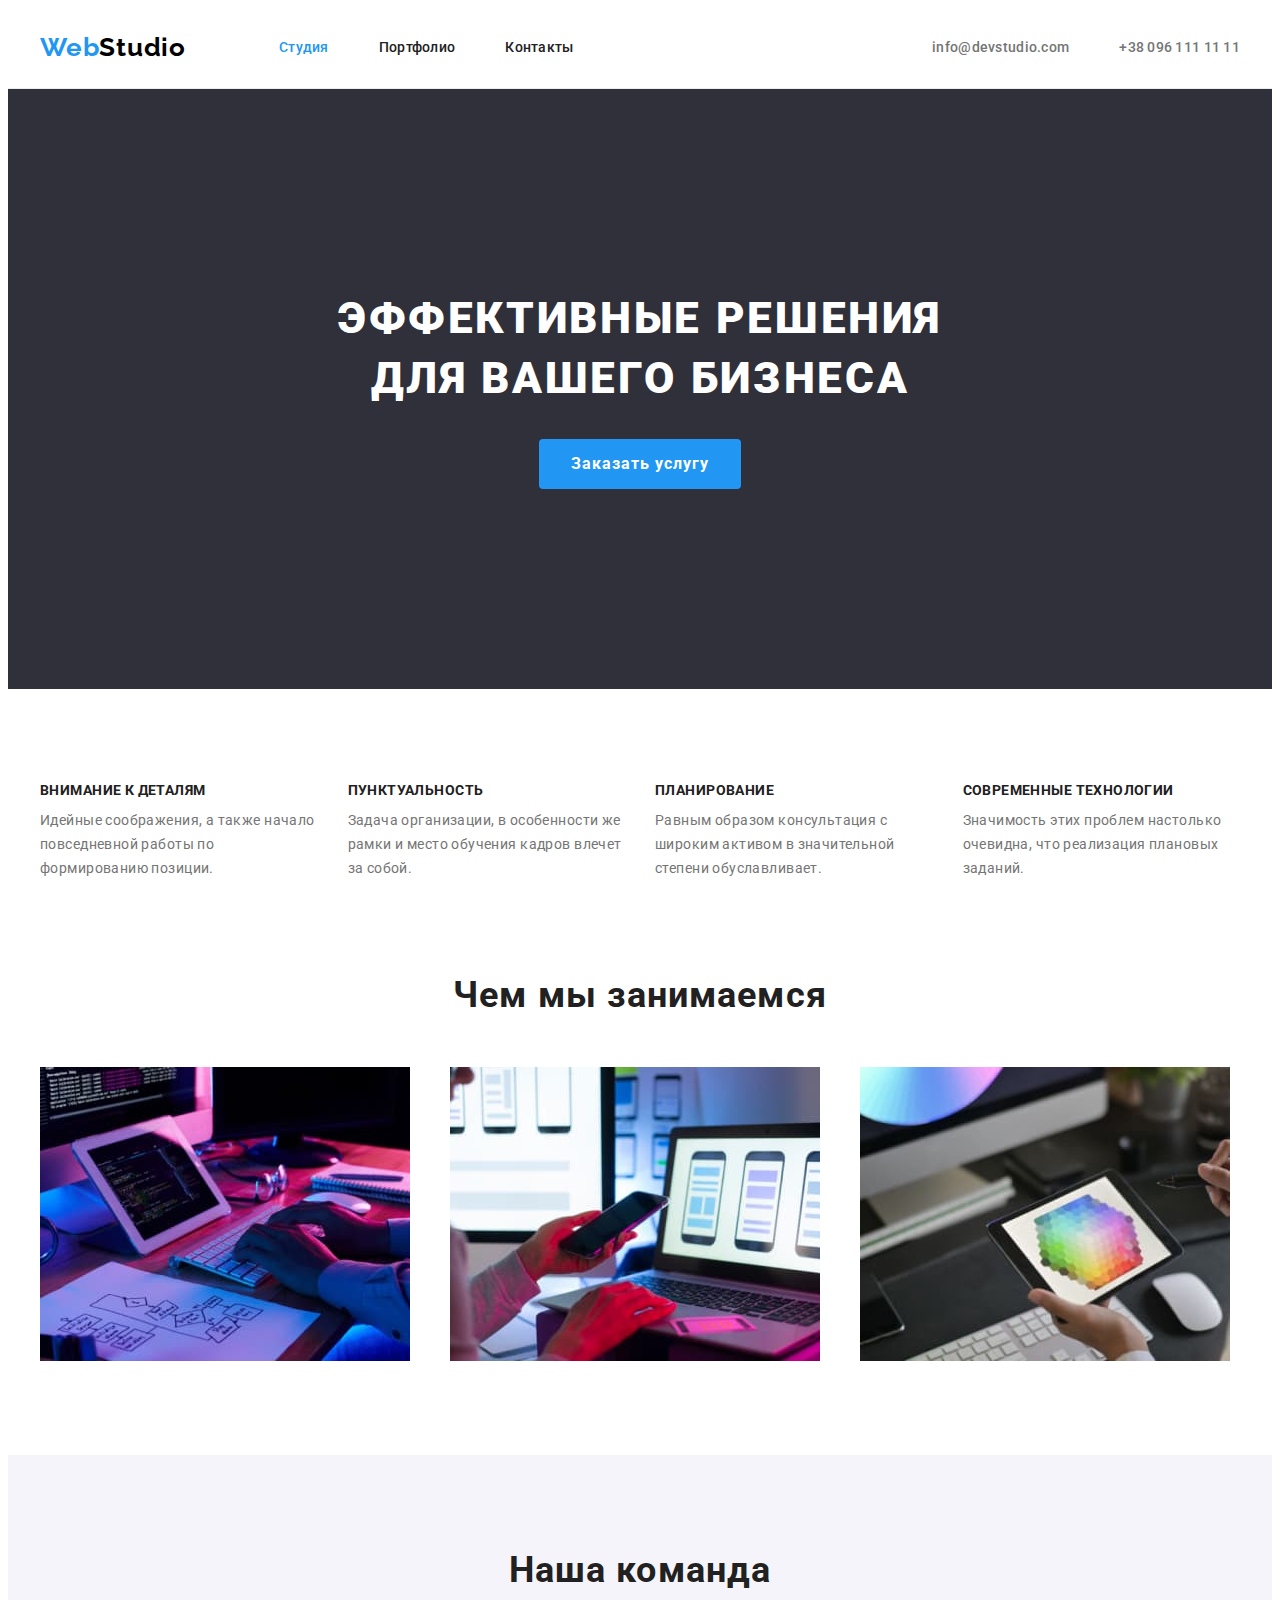
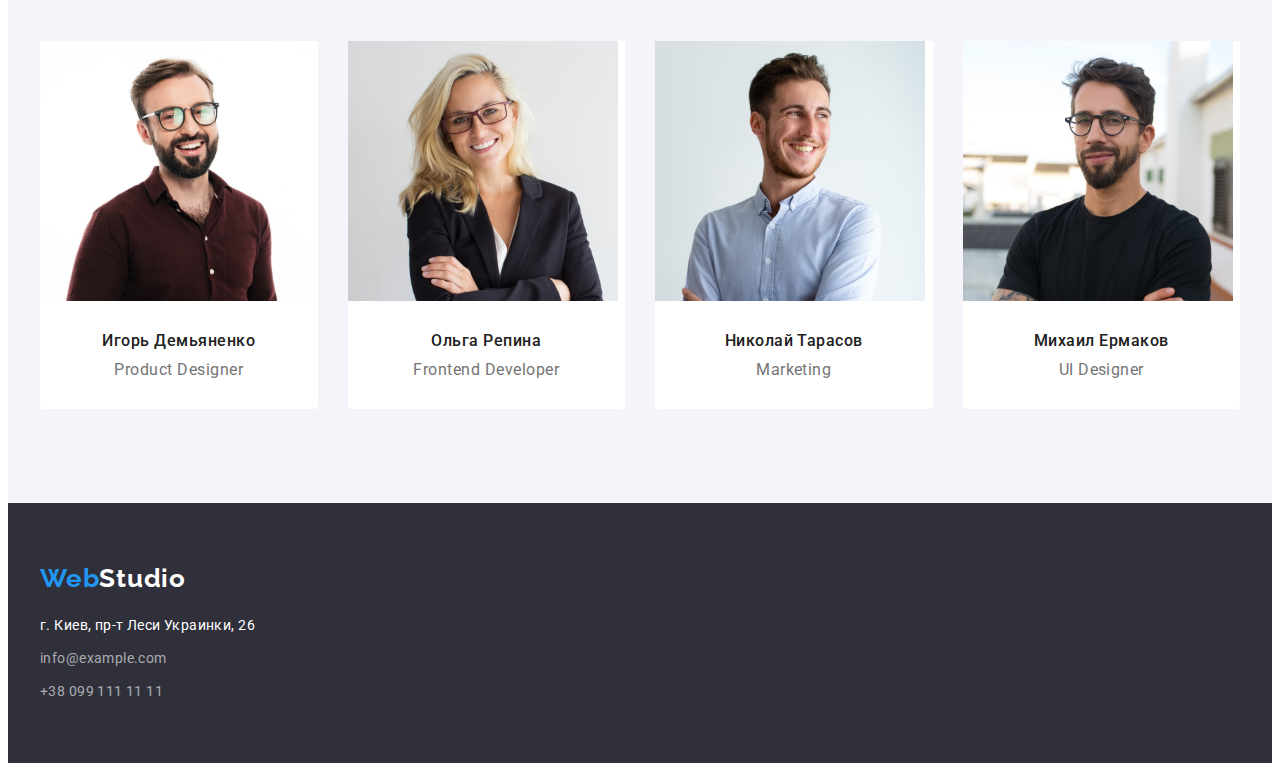
<file: index.html>
<!DOCTYPE html>
<html lang="ru">

<head>
    <meta charset="UTF-8">
    <meta http-equiv="X-UA-Compatible" content="IE=edge">
    <meta name="viewport" content="width=device-width, initial-scale=1.0">
    <title>Web Studio</title>
    <link rel="preconnect" href="https://fonts.gstatic.com">
    <link
        href="https://fonts.googleapis.com/css2?family=Raleway:wght@700&family=Roboto:wght@400;500;700;900&display=swap"
        rel="stylesheet">
    <link rel="stylesheet" href="https://cdnjs.cloudflare.com/ajax/libs/modern-normalize/1.1.0/modern-normalize.min.css"
        integrity="sha512-wpPYUAdjBVSE4KJnH1VR1HeZfpl1ub8YT/NKx4PuQ5NmX2tKuGu6U/JRp5y+Y8XG2tV+wKQpNHVUX03MfMFn9Q=="
        crossorigin="anonymous" referrerpolicy="no-referrer" />
    <link rel="stylesheet" href="./css/styles.css">
</head>

<body>
    <!--header-->
    <header class="page-header">
        <div class="container header-container">
            <nav class="navigation">
                <a class="logo header link" href="./"><span class="logo-web">Web</span><span
                        class="logo-studio-header">Studio</span></a>
                <ul class="menu list">
                    <li class="menu-item">
                        <a class="menu-link link current" href="./index.html">Студия</a>
                    </li>
                    <li class="menu-item">
                        <a class="menu-link link" href="./portfolio.html">Портфолио</a>
                    </li>
                    <li class="menu-item">
                        <a class="menu-link link" href="">Контакты</a>
                    </li>
                </ul>
            </nav>
            <ul class="contacts-header list">
                <li class="contacts-header-item">
                    <a class="contacts-header-link link" href="mailto:info@devstudio.com">info@devstudio.com</a>
                </li>
                <li class="contacts-header-item">
                    <a class="contacts-header-link link" href="tel:+380961111111">+38 096 111 11 11</a>
                </li>
            </ul>
        </div>
    </header>

    <!--main-->
    <main class="page-main">
        <!--hero-->
        <section class="hero">
            <div class="container">
                <h1 class="hero-title">Эффективные решения<br>для вашего бизнеса</h1>
                <button class="modal-btn" type="button">Заказать услугу</button>
            </div>
        </section>

        <!--our features-->
        <section class="features section">
            <div class="container">
                <h2 class="features-title" hidden>Наши преимущества</h2>
                <ul class="features-list list">
                    <li class="features-item">
                        <h3 class="features-name">Внимание к деталям</h3>
                        <p class="features-desc">Идейные соображения, а также начало повседневной работы по формированию
                            позиции.</p>
                    </li>
                    <li class="features-item">
                        <h3 class="features-name">Пунктуальность</h3>
                        <p class="features-desc">Задача организации, в особенности же рамки и место обучения кадров влечет
                            за собой.</p>
                    </li>
                    <li class="features-item">
                        <h3 class="features-name">Планирование</h3>
                        <p class="features-desc">Равным образом консультация с широким активом в значительной степени
                            обуславливает.</p>
                    </li>
                    <li class="features-item">
                        <h3 class="features-name">Современные технологии</h3>
                        <p class="features-desc">Значимость этих проблем настолько очевидна, что реализация плановых
                            заданий.</p>
                    </li>
                </ul>
            </div>
        </section>

        <!--our job-->
        <section class="job section">
            <div class="container">
                <h2 class="job-title">Чем мы занимаемся</h2>
                <ul class="job-list list">
                    <li class="job-item">
                        <img src="./images/gallery/gallery-1.jpg" alt="Персональный компьютер" width="370" height="294">
                    </li>
                    <li class="job-item">
                        <img src="./images/gallery/gallery-2.jpg" alt="Мобильный телефон" width="370" height="294">
                    </li>
                    <li class="job-item">
                        <img src="./images/gallery/gallery-3.jpg" alt="Планшет" width="370" height="294">
                    </li>
                </ul>
            </div>
        </section>

        <!--our team-->
        <section class="team section">
            <div class="container">
                <h2 class="team-title">Наша команда</h2>
                <ul class="team-list list">
                    <li class="team-item">
                        <img src="./images/team/team-1.jpg" alt="Игорь Демьяненко" width="270" height="260">
                        <div class="team-content">
                            <h3 class="team-name">Игорь Демьяненко</h3>
                            <p class="team-profession" lang="en">Product Designer</p>
                        </div>
                    </li>
                    <li class="team-item">
                        <img src="./images/team/team-2.jpg" alt="Ольга Репина" width="270" height="260">
                        <div class="team-content">
                            <h3 class="team-name">Ольга Репина</h3>
                            <p class="team-profession" lang="en">Frontend Developer</p>
                        </div>
                    </li>
                    <li class="team-item">
                        <img src="./images/team/team-3.jpg" alt="Николай Тарасов" width="270" height="260">
                        <div class="team-content">
                            <h3 class="team-name">Николай Тарасов</h3>
                            <p class="team-profession" lang="en">Marketing</p>
                        </div>
                    </li>
                    <li class="team-item">
                        <img src="./images/team/team-4.jpg" alt="Михаил Ермаков" width="270" height="260">
                        <div class="team-content">
                            <h3 class="team-name">Михаил Ермаков</h3>
                            <p class="team-profession" lang="en">UI Designer</p>
                        </div>
                    </li>
                </ul>
            </div>
        </section>
    </main>

    <!--footer-->
    <footer class="page-footer">
        <div class="container">
            <a class="logo footer link" href="./"><span class="logo-web">Web</span><span class="logo-studio-footer">Studio</span></a>
            <address class="contacts-footer">
                <ul class="contacts-footer-list list">
                    <li class="contacts-footer-item">
                        <a class="contacts-footer-link address link" href="https://goo.gl/maps/sS1PBF8ubWnRNR8XA" target="_blank"
                            rel="noopener noreferrer">г. Киев, пр-т Леси Украинки, 26</a>
                    </li>
                    <li class="contacts-footer-item">
                        <a class="contacts-footer-link link" href="mailto:info@example.com">info@example.com</a>
                    </li>
                    <li class="contacts-footer-item">
                        <a class="contacts-footer-link link" href="tel:+380991111111">+38 099 111 11 11</a>
                    </li>
                </ul>
            </address>
        </div>
    </footer>
</body>

</html>
</file>
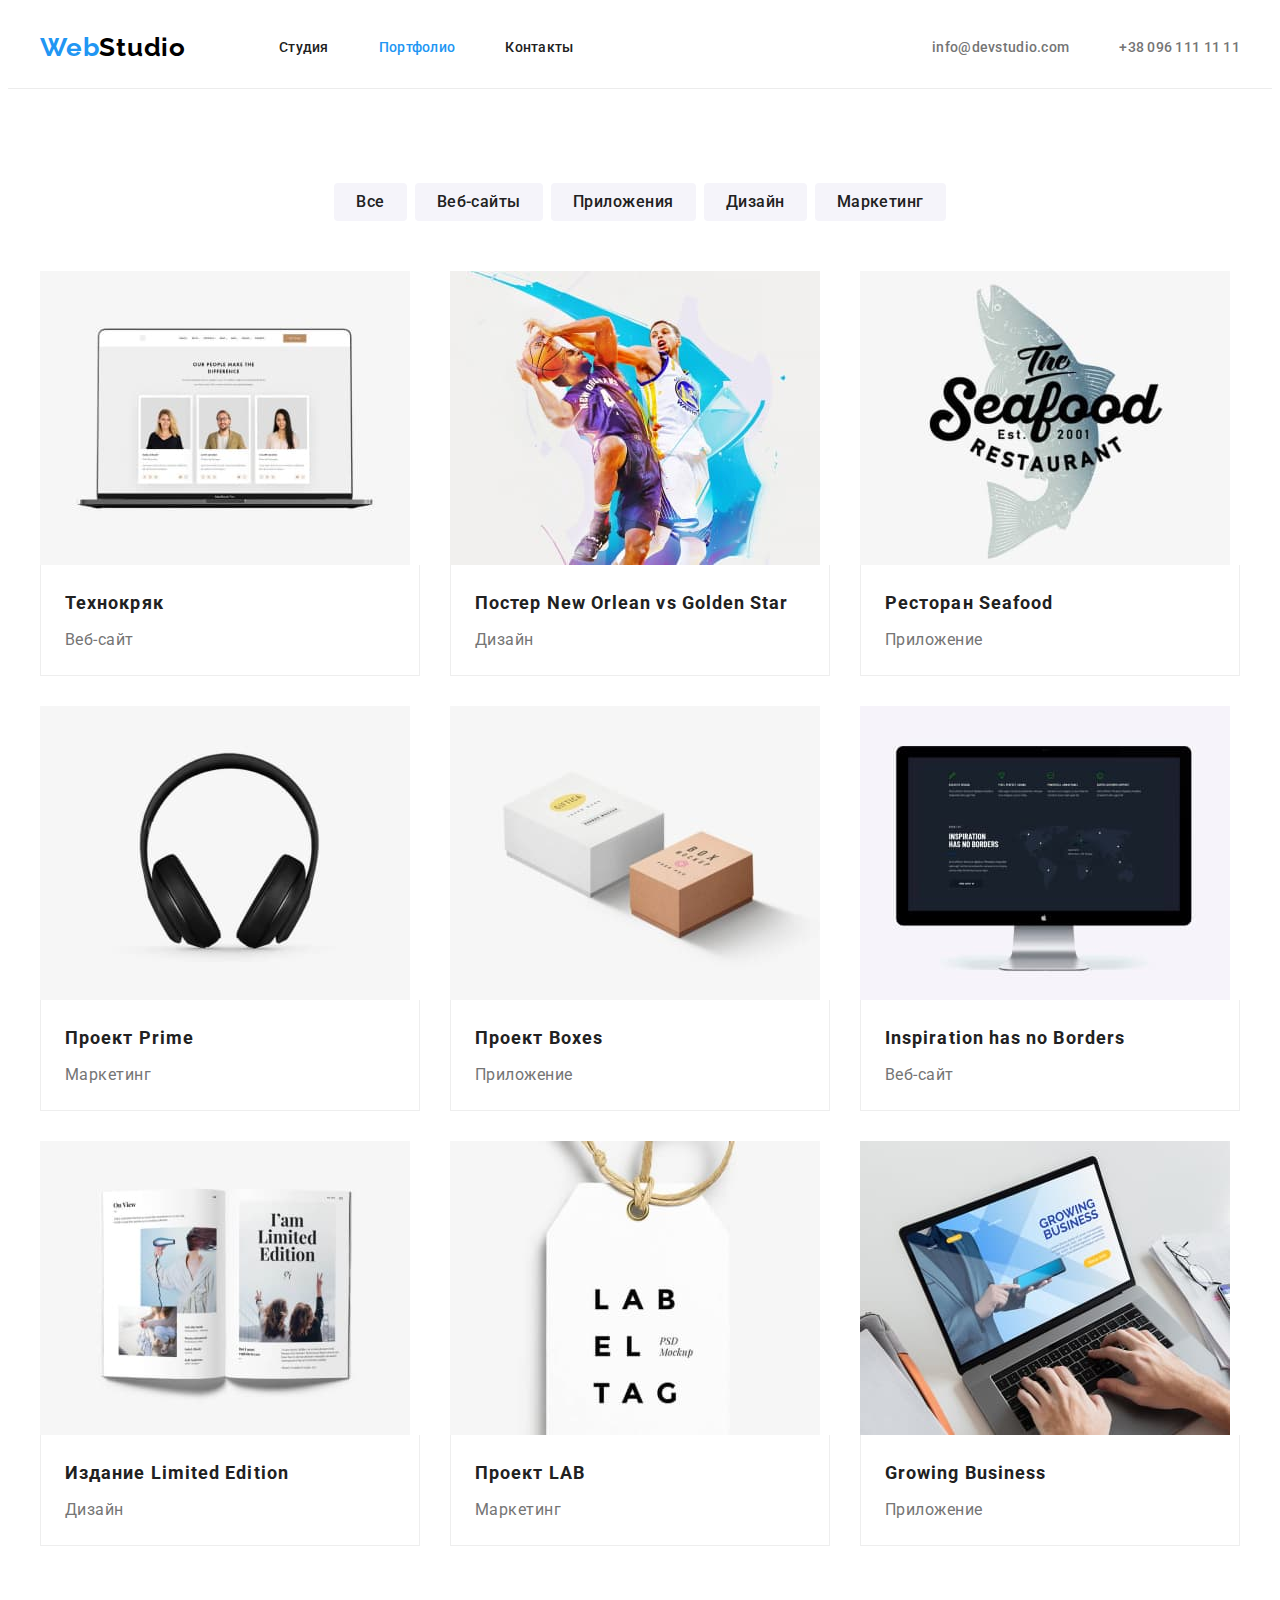
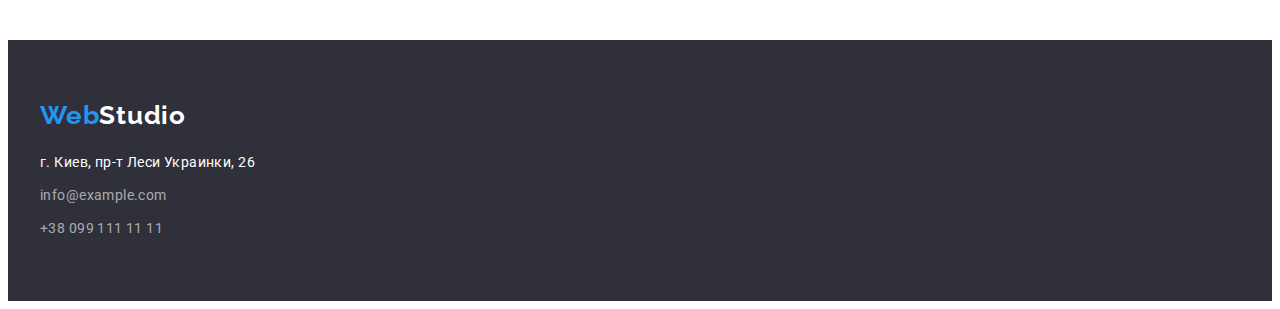
<file: portfolio.html>
<!DOCTYPE html>
<html lang="ru">

<head>
    <meta charset="UTF-8">
    <meta http-equiv="X-UA-Compatible" content="IE=edge">
    <meta name="viewport" content="width=device-width, initial-scale=1.0">
    <title>Portfolio</title>
    <link rel="preconnect" href="https://fonts.gstatic.com">
    <link
        href="https://fonts.googleapis.com/css2?family=Raleway:wght@700&family=Roboto:wght@400;500;700;900&display=swap"
        rel="stylesheet">
    <link rel="stylesheet" href="https://cdnjs.cloudflare.com/ajax/libs/modern-normalize/1.1.0/modern-normalize.min.css"
        integrity="sha512-wpPYUAdjBVSE4KJnH1VR1HeZfpl1ub8YT/NKx4PuQ5NmX2tKuGu6U/JRp5y+Y8XG2tV+wKQpNHVUX03MfMFn9Q=="
        crossorigin="anonymous" referrerpolicy="no-referrer" />
    <link rel="stylesheet" href="./css/styles.css">
</head>

<body>
    <!--header-->
    <header class="page-header">
        <div class="container header-container">
            <nav class="navigation">
                <a class="logo header link" href="./"><span class="logo-web">Web</span><span
                        class="logo-studio-header">Studio</span></a>
                <ul class="menu list">
                    <li class="menu-item">
                        <a class="menu-link link" href="./index.html">Студия</a>
                    </li>
                    <li class="menu-item">
                        <a class="menu-link link current" href="./portfolio.html">Портфолио</a>
                    </li>
                    <li class="menu-item">
                        <a class="menu-link link" href="">Контакты</a>
                    </li>
                </ul>
            </nav>
            <ul class="contacts-header list">
                <li class="contacts-header-item">
                    <a class="contacts-header-link link" href="mailto:info@devstudio.com">info@devstudio.com</a>
                </li>
                <li class="contacts-header-item">
                    <a class="contacts-header-link link" href="tel:+380961111111">+38 096 111 11 11</a>
                </li>
            </ul>
        </div>
    </header>

    <!--main-->
    <main class="page-main">
        <!--projects-->
        <section class="projects section">
            <div class="container">
                <h1 class="projects-title" hidden>Наши проекты</h1>
                <ul class="filter-list list">
                    <li class="filter-item">
                        <button class="filter-btn" type="button">Все</button>
                    </li>
                    <li class="filter-item">
                        <button class="filter-btn" type="button">Веб-сайты</button>
                    </li>
                    <li class="filter-item">
                        <button class="filter-btn" type="button">Приложения</button>
                    </li>
                    <li class="filter-item">
                        <button class="filter-btn" type="button">Дизайн</button>
                    </li>
                    <li class="filter-item">
                        <button class="filter-btn" type="button">Маркетинг</button>
                    </li>
                </ul>
                <ul class="projects-list list">
                    <li class="project-item">
                        <img src="./images/projects/project-1.jpg" alt="Ноутбук" width="370" height="294">
                        <div class="project-content">
                            <h2 class="project-name">Технокряк</h2>
                            <p class="project-desc">Веб-сайт</p>
                        </div>
                    </li>
                    <li class="project-item">
                        <img src="./images/projects/project-2.jpg" alt="Постер с баскетболистами" width="370" height="294">
                        <div class="project-content">
                            <h2 class="project-name">Постер New Orlean vs Golden Star</h2>
                            <p class="project-desc">Дизайн</p>
                        </div>
                    </li>
                    <li class="project-item">
                        <img src="./images/projects/project-3.jpg" alt="Логотип ресторана" width="370" height="294">
                        <div class="project-content">
                            <h2 class="project-name">Ресторан Seafood</h2>
                            <p class="project-desc">Приложение</p>
                        </div>
                    </li>
                    <li class="project-item">
                        <img src="./images/projects/project-4.jpg" alt="Наушники" width="370" height="294">
                        <div class="project-content">
                            <h2 class="project-name">Проект Prime</h2>
                            <p class="project-desc">Маркетинг</p>
                        </div>
                    </li>
                    <li class="project-item">
                        <img src="./images/projects/project-5.jpg" alt="Две коробки" width="370" height="294">
                        <div class="project-content">
                            <h2 class="project-name">Проект Boxes</h2>
                            <p class="project-desc">Приложение</p>
                        </div>
                    </li>
                    <li class="project-item">
                        <img src="./images/projects/project-6.jpg" alt="Персональный компьютер" width="370" height="294">
                        <div class="project-content">
                            <h2 class="project-name">Inspiration has no Borders</h2>
                            <p class="project-desc">Веб-сайт</p>
                        </div>
                    </li>
                    <li class="project-item">
                        <img src="./images/projects/project-7.jpg" alt="Книга" width="370" height="294">
                        <div class="project-content">
                            <h2 class="project-name">Издание Limited Edition</h2>
                            <p class="project-desc">Дизайн</p>
                        </div>
                    </li>
                    <li class="project-item">
                        <img src="./images/projects/project-8.jpg" alt="Ярлык" width="370" height="294">
                        <div class="project-content">
                            <h2 class="project-name">Проект LAB</h2>
                            <p class="project-desc">Маркетинг</p>
                        </div>
                    </li>
                    <li class="project-item">
                        <img src="./images/projects/project-9.jpg" alt="Работа за ноутбуком" width="370" height="294">
                        <div class="project-content">
                            <h2 class="project-name">Growing Business</h2>
                            <p class="project-desc">Приложение</p>
                        </div>
                    </li>
                </ul>
            </div>
        </section>
    </main>

    <!--footer-->
    <footer class="page-footer">
        <div class="container">
            <a class="logo footer link" href="./"><span class="logo-web">Web</span><span class="logo-studio-footer">Studio</span></a>
            <address class="contacts-footer">
                <ul class="contacts-footer-list list">
                    <li class="contacts-footer-item">
                        <a class="contacts-footer-link address link" href="https://goo.gl/maps/sS1PBF8ubWnRNR8XA" target="_blank"
                            rel="noopener noreferrer">г. Киев, пр-т Леси Украинки, 26</a>
                    </li>
                    <li class="contacts-footer-item">
                        <a class="contacts-footer-link link" href="mailto:info@example.com">info@example.com</a>
                    </li>
                    <li class="contacts-footer-item">
                        <a class="contacts-footer-link link" href="tel:+380991111111">+38 099 111 11 11</a>
                    </li>
                </ul>
            </address>
        </div>
    </footer>
</body>

</html>
</file>
<file: css/styles.css>
:root {
  --main-font: 'Roboto', sans-serif;
  --secondary-font: 'Raleway', sans-serif;
  --primary-color: #212121;
  --secondary-color: #757575;
  --tertiary-color: #ffffff;
  --quaternary-color: #000000;
  --quinary-color: rgba(255, 255, 255, 0.6);
  --page-bg-color: #2f303a;
  --team-bg-color: #f5f4fa;
  --modal-btn-color: #188ce8;
  --filter-btn-color: #f5f4fa;
  --border-color: #eeeeee;
  --border-header-color: #ececec;
  --accent-color: #2196f3;
}

h1,
h2,
h3,
h4,
h5,
h6,
p {
  margin-top: 0;
  margin-bottom: 0;
}

ul,
ol {
  margin-top: 0;
  margin-bottom: 0;
  padding-left: 0;
}

img {
  display: block;
}

.list {
  list-style: none;
}

.link {
  text-decoration: none;
}

body {
  font-family: var(--main-font);
  font-weight: 400;
  font-size: 14px;
  color: var(--primary-color);
}

.container {
  width: 1200px;
  margin: 0 auto;
  padding-left: 15px;
  padding-right: 15px;
}

.section {
  padding-top: 94px;
  padding-bottom: 94px;
}

/* WEB STUDIO */
/* header */

.page-header {
  padding-top: 24px;
  padding-bottom: 25px;

  border-bottom: 1px solid var(--border-header-color);
}

.header-container {
  display: flex;
  justify-content: space-between;
  align-items: center;
}

.navigation {
  display: flex;
  align-items: center;
}

.logo {
  font-family: var(--secondary-font);
  font-weight: 700;
  font-size: 26px;
  line-height: 1.19;
  letter-spacing: 0.03em;
}

.logo.header {
  margin-right: 93px;
}

.logo-web {
  color: var(--accent-color);
}

.logo-studio-header {
  color: var(--quaternary-color);
}

.menu {
  display: flex;
  align-items: center;
}

.menu-item:not(:last-child) {
  margin-right: 50px;
}

.menu-link,
.contacts-header-link {
  font-weight: 500;
  line-height: 1.14;
  letter-spacing: 0.02em;
}

.menu-link {
  color: inherit;
}

.menu-link:hover,
.menu-link:focus {
  color: var(--accent-color);
}

.menu-link.current {
  color: var(--accent-color);
}

.contacts-header {
  display: flex;
  align-items: center;
}

.contacts-header-item:not(:last-child) {
  margin-right: 50px;
}

.contacts-header-link {
  color: var(--secondary-color);
}

.contacts-header-link:hover,
.contacts-header-link:focus {
  color: var(--accent-color);
}
/* end header */

/* hero */
.hero {
  padding-top: 200px;
  padding-bottom: 200px;
  text-align: center;
  background-color: var(--page-bg-color);
}

.hero-title {
  margin-bottom: 30px;

  font-weight: 900;
  font-size: 44px;
  line-height: 1.36;
  letter-spacing: 0.06em;
  text-transform: uppercase;
  color: var(--tertiary-color);
}

.modal-btn {
  padding: 10px 32px;

  font-family: inherit;
  font-weight: 700;
  font-size: 16px;
  line-height: 1.88;
  letter-spacing: 0.06em;
  cursor: pointer;
  color: var(--tertiary-color);

  background-color: var(--accent-color);
  border: none;
  border-radius: 4px;
}

.modal-btn:hover,
.modal-btn:focus {
  background-color: var(--modal-btn-color);
}
/* end hero */

/* our features */
.features-list {
  display: flex;
  margin-left: -30px;
  margin-top: -30px;
}

.features-item {
  flex-basis: calc(100% / 4 - 30px);
  margin-left: 30px;
  margin-top: 30px;
}

.features-name {
  margin-bottom: 10px;

  font-weight: 700;
  font-size: inherit;
  line-height: 1.14;
  letter-spacing: 0.03em;
  text-transform: uppercase;
}

.features-desc {
  line-height: 1.71;
  letter-spacing: 0.03em;
  color: var(--secondary-color);
}
/* end features */

/* our job & our team */
.job.section {
  padding-top: 0;
}

.team {
  background-color: var(--team-bg-color);
}

.job-title,
.team-title {
  margin-bottom: 50px;

  font-weight: 700;
  font-size: 36px;
  line-height: 1.17;
  text-align: center;
  letter-spacing: 0.03em;
}

.job-list,
.team-list {
  display: flex;
  margin-left: -30px;
  margin-top: -30px;
}

.job-item {
  flex-basis: calc(100% / 3 - 30px);
  margin-left: 30px;
  margin-top: 30px;
}

.team-item {
  flex-basis: calc(100% / 4 - 30px);
  margin-left: 30px;
  margin-top: 30px;

  background-color: var(--tertiary-color);
  border-radius: 0px 0px 4px 4px;
}

.team-content {
  padding-top: 30px;
  padding-bottom: 30px;
}

.team-name {
  margin-bottom: 10px;

  font-weight: 500;
  font-size: 16px;
  line-height: 1.19;
  text-align: center;
  letter-spacing: 0.03em;
}

.team-profession {
  font-size: 16px;
  line-height: 1.19;
  text-align: center;
  letter-spacing: 0.03em;
  color: var(--secondary-color);
}
/* end our job & our team */

/* footer */
.page-footer {
  padding-top: 60px;
  padding-bottom: 60px;

  background-color: var(--page-bg-color);
}

.contacts-footer {
  margin-top: 20px;
}

.logo-studio-footer {
  color: var(--tertiary-color);
}

.contacts-footer-item:not(:last-child) {
  margin-bottom: 9px;
}

.contacts-footer-link {
  font-style: normal;
  line-height: 1.71;
  letter-spacing: 0.03em;
  color: var(--quinary-color);
}

.contacts-footer-link.address {
  color: var(--tertiary-color);
}

.contacts-footer-link:hover,
.contacts-footer-link:focus {
  color: var(--accent-color);
}
/* end footer */
/* END WEB STUDIO */

/* PORTFOLIO */
/* our projects */
.filter-list {
  display: flex;
  justify-content: center;
  margin-bottom: 50px;
}

.filter-item:not(:last-child) {
  margin-right: 8px;
}

.filter-btn {
  padding: 6px 22px;

  font-family: inherit;
  font-weight: 500;
  font-size: 16px;
  line-height: 1.63;
  text-align: center;
  letter-spacing: 0.03em;
  cursor: pointer;
  color: inherit;

  background-color: var(--filter-btn-color);
  border: none;
  border-radius: 4px;
}

.filter-btn:hover,
.filter-btn:focus {
  background-color: var(--accent-color);
  color: var(--tertiary-color);
}

.projects-list {
  display: flex;
  flex-wrap: wrap;
  margin-left: -30px;
  margin-top: -30px;
}

.project-item {
  flex-basis: calc(100% / 3 - 30px);
  margin-left: 30px;
  margin-top: 30px;
}

.project-content {
  padding: 20px 24px;
  border: 1px solid var(--border-color);
  border-top: none;
}

.project-name {
  margin-bottom: 4px;

  font-weight: 700;
  font-size: 18px;
  line-height: 2;
  letter-spacing: 0.06em;
}

.project-desc {
  font-size: 16px;
  line-height: 1.88;
  letter-spacing: 0.03em;
  color: var(--secondary-color);
}
/* end our projects */
</file>
